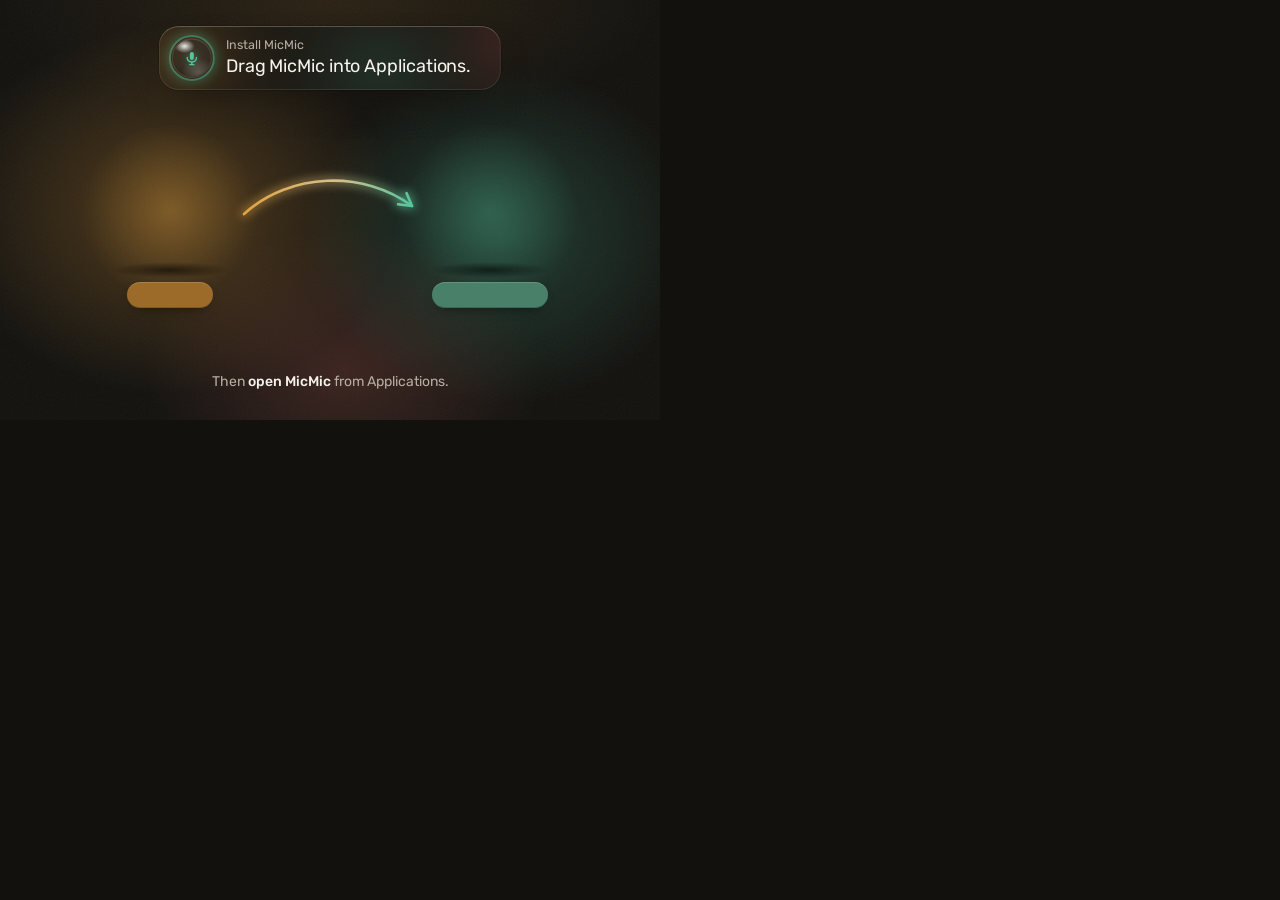
<file: native/dmg/background.html>
<!doctype html>
<!-- The picture behind the MicMic disk image window. render.py turns it into
     background.tiff (1x and 2x in one file), which dmgbuild-settings.py hands to
     Finder. Finder draws the two icons and their names on top of this, at the
     positions in dmgbuild-settings.py, so the glows, the arrow and the name plates
     here are placed to those same points: change one, change the other.

     The names are the hard part. Finder paints them black in Light mode and white in
     Dark mode, and nothing in the image can know which. So each name sits on a plate
     whose luminance is the one value where BOTH read, about 4.6:1 against black and
     against white (--plate-app, --plate-apps). Everything else is free to be the
     dark stage. -->
<html lang="en">
<head>
<meta charset="utf-8">
<style>
@font-face { font-family: "Rubik"; font-weight: 300 900;
  src: url(../../proxy/web/static/fonts/rubik-latin-wght-normal.woff2) format("woff2"); }
:root {
  --bg: #12110e; --ink: #f6f2ec; --muted: #b8afa3; --live: #57c69d; --warm: #e0a441;
  --blob-a: #a8722c; --blob-b: #9c4f47; --blob-c: #2f6b56;
  --glass: rgba(56, 50, 44, .55); --glass-edge: rgba(255, 255, 255, .16);
  --glass-line: rgba(255, 255, 255, .10); --shade: rgba(0, 0, 0, .5);
  /* Relative luminance 0.179, the one point where black and white text read equally:
     4.57:1 or better each way, on both plates. Warm under MicMic, green under Applications, the same
     way the arrow runs. Keep anything lighter or darker out from under the names. */
  --plate-app: #9d6b29; --plate-apps: #49806a;
  /* Where Finder puts things, in points from the top left of the window's content.
     Icons: dmgbuild-settings.py (the icon's centre). Names: measured by hit-testing
     Finder on macOS 15 at text_size 13: "MicMic" 145-194 x 286-303, "Applications"
     450-529 x 286-303. */
  --app-x: 170px; --apps-x: 490px; --icon-y: 212px; --label-y: 295px;
}
* { box-sizing: border-box; margin: 0; }
html, body { width: 660px; height: 420px; overflow: hidden; background: var(--bg); color: var(--ink);
  font-family: "Rubik", -apple-system, system-ui, sans-serif; -webkit-font-smoothing: antialiased; }
.stage { position: relative; width: 660px; height: 420px; overflow: hidden; isolation: isolate; }

/* The same drifting light as the app and the hero, held still. */
.field { position: absolute; inset: 0; z-index: -1;
  background:
    radial-gradient(34% 44% at 26% 50%, color-mix(in oklab, var(--blob-a) 42%, transparent), transparent 100%),
    radial-gradient(30% 40% at 76% 56%, color-mix(in oklab, var(--blob-c) 50%, transparent), transparent 100%),
    radial-gradient(30% 34% at 52% 88%, color-mix(in oklab, var(--blob-b) 30%, transparent), transparent 100%),
    radial-gradient(50% 30% at 50% 0%, color-mix(in oklab, var(--blob-a) 16%, transparent), transparent 100%); }
.grain { position: absolute; inset: 0; z-index: -1; opacity: .05; mix-blend-mode: overlay;
  background-image: url("data:image/svg+xml,%3Csvg xmlns='http://www.w3.org/2000/svg' width='160' height='160'%3E%3Cfilter id='n'%3E%3CfeTurbulence type='fractalNoise' baseFrequency='.9' numOctaves='2' stitchTiles='stitch'/%3E%3C/filter%3E%3Crect width='100%25' height='100%25' filter='url(%23n)'/%3E%3C/svg%3E"); }

/* ---- the bar, as if MicMic had just heard "install MicMic" ------------- */
.bar { position: absolute; left: 50%; top: 26px; width: max-content; transform: translateX(-50%);
  display: grid; grid-template-columns: auto 1fr; align-items: center; column-gap: 14px;
  padding: 11px 30px 11px 13px; border-radius: 20px;
  background: color-mix(in srgb, #1d1a16 78%, transparent);
  box-shadow: inset 0 0 0 1px var(--glass-line), inset 0 1.5px 0 -.5px var(--glass-edge),
              0 18px 40px -18px var(--shade), 0 0 0 .5px rgba(0, 0, 0, .4);
  overflow: hidden; }
.bar::before { content: ""; position: absolute; inset: -60% -10%; z-index: -1; filter: blur(30px); opacity: .5;
  background:
    radial-gradient(30% 60% at 12% 50%, var(--blob-a), transparent 70%),
    radial-gradient(30% 60% at 62% 60%, var(--blob-c), transparent 70%),
    radial-gradient(26% 60% at 96% 40%, var(--blob-b), transparent 70%); }
.orb { position: relative; width: 40px; height: 40px; display: grid; place-items: center; }
.orb .shell { position: absolute; inset: 0; border-radius: 50%; background: var(--glass);
  border: 1px solid var(--glass-line); overflow: hidden;
  box-shadow: 0 6px 14px -6px var(--shade), inset 0 1.5px 1px -1px var(--glass-edge),
              inset 0 -10px 14px -12px rgba(0, 0, 0, .5); }
.orb .shell::after { content: ""; position: absolute; inset: 0; border-radius: 50%;
  background: radial-gradient(38% 26% at 31% 19%, rgba(255, 255, 255, .9), rgba(255, 255, 255, 0) 70%),
              radial-gradient(70% 58% at 68% 88%, rgba(255, 255, 255, .22), rgba(255, 255, 255, 0) 66%); }
.orb .ring { position: absolute; inset: -3px; border-radius: 50%;
  border: 2px solid color-mix(in oklab, var(--live) 50%, transparent);
  box-shadow: 0 0 14px color-mix(in oklab, var(--live) 45%, transparent); }
.orb svg { position: relative; width: 16px; height: 16px; fill: var(--live);
  filter: drop-shadow(0 0 5px color-mix(in oklab, var(--live) 70%, transparent)); }
.heard { font-size: 12.5px; line-height: 1.3; color: var(--muted); margin-bottom: 2px; }
.reply { font-size: 18px; line-height: 1.3; letter-spacing: -.005em; color: var(--ink); white-space: nowrap; }

/* ---- the two slots Finder fills ---------------------------------------- */
.slot { position: absolute; top: var(--icon-y); width: 176px; height: 176px; margin: -88px 0 0 -88px;
  border-radius: 50%; }
.slot.app { left: var(--app-x);
  background: radial-gradient(closest-side, color-mix(in oklab, var(--warm) 30%, transparent), transparent); }
.slot.apps { left: var(--apps-x);
  background: radial-gradient(closest-side, color-mix(in oklab, var(--live) 28%, transparent), transparent); }
/* A soft floor under each icon, so it sits somewhere rather than floats. */
.floor { position: absolute; top: calc(var(--icon-y) + 50px); width: 120px; height: 16px; margin-left: -60px;
  border-radius: 50%; background: radial-gradient(closest-side, rgba(0, 0, 0, .55), transparent); }
.floor.app { left: var(--app-x); } .floor.apps { left: var(--apps-x); }
.plate { position: absolute; top: var(--label-y); height: 26px; margin: -13px 0 0 0; border-radius: 13px;
  box-shadow: inset 0 1px 0 rgba(255, 255, 255, .14), inset 0 -1px 0 rgba(0, 0, 0, .18),
              0 6px 14px -8px rgba(0, 0, 0, .7); }
.plate.app { left: calc(var(--app-x) - 43px); width: 86px; background: var(--plate-app); }
.plate.apps { left: calc(var(--apps-x) - 58px); width: 116px; background: var(--plate-apps); }

/* ---- the arrow: one drawn stroke, warm where MicMic is, green where it lands */
svg.arrow { position: absolute; left: 0; top: 0; width: 660px; height: 420px; overflow: visible; }

/* ---- the quiet footer --------------------------------------------------- */
.hint { position: absolute; left: 0; right: 0; bottom: 30px; text-align: center; font-size: 14px;
  color: var(--muted); }
.hint b { font-weight: 500; color: var(--ink); }
</style>
</head>
<body>
<div class="stage">
  <div class="field"></div>
  <div class="grain"></div>

  <div class="bar">
    <div class="orb"><div class="shell"></div><div class="ring"></div>
      <svg viewBox="0 0 24 24" aria-hidden="true"><path d="M12 3a3 3 0 0 0-3 3v6a3 3 0 0 0 6 0V6a3 3 0 0 0-3-3z"/><path d="M6 11a1 1 0 0 0-2 0 8 8 0 0 0 7 7.94V21H9a1 1 0 0 0 0 2h6a1 1 0 0 0 0-2h-2v-2.06A8 8 0 0 0 20 11a1 1 0 0 0-2 0 6 6 0 0 1-12 0z"/></svg>
    </div>
    <div>
      <p class="heard">Install MicMic</p>
      <p class="reply">Drag MicMic into Applications.</p>
    </div>
  </div>

  <div class="slot app"></div><div class="slot apps"></div>
  <div class="floor app"></div><div class="floor apps"></div>
  <div class="plate app"></div><div class="plate apps"></div>

  <svg class="arrow" viewBox="0 0 660 420" aria-hidden="true">
    <defs>
      <linearGradient id="ink" gradientUnits="userSpaceOnUse" x1="244" y1="0" x2="412" y2="0">
        <stop offset="0" stop-color="#e0a441"/><stop offset=".55" stop-color="#d6c08a"/><stop offset="1" stop-color="#57c69d"/>
      </linearGradient>
      <filter id="glow" x="-30%" y="-80%" width="160%" height="260%"><feGaussianBlur stdDeviation="5"/></filter>
    </defs>
    <g fill="none" stroke-linecap="round" stroke-linejoin="round">
      <g stroke="url(#ink)" stroke-width="7" opacity=".55" filter="url(#glow)">
        <path d="M244 214 C 290 172, 364 170, 412 206"/>
        <path d="M406.5 193.1 L 412 206 L 398.1 204.3"/>
      </g>
      <g stroke="url(#ink)" stroke-width="2.6">
        <path d="M244 214 C 290 172, 364 170, 412 206"/>
        <path d="M406.5 193.1 L 412 206 L 398.1 204.3"/>
      </g>
    </g>
  </svg>

  <p class="hint">Then <b>open MicMic</b> from Applications.</p>
</div>
</body>
</html>
</file>
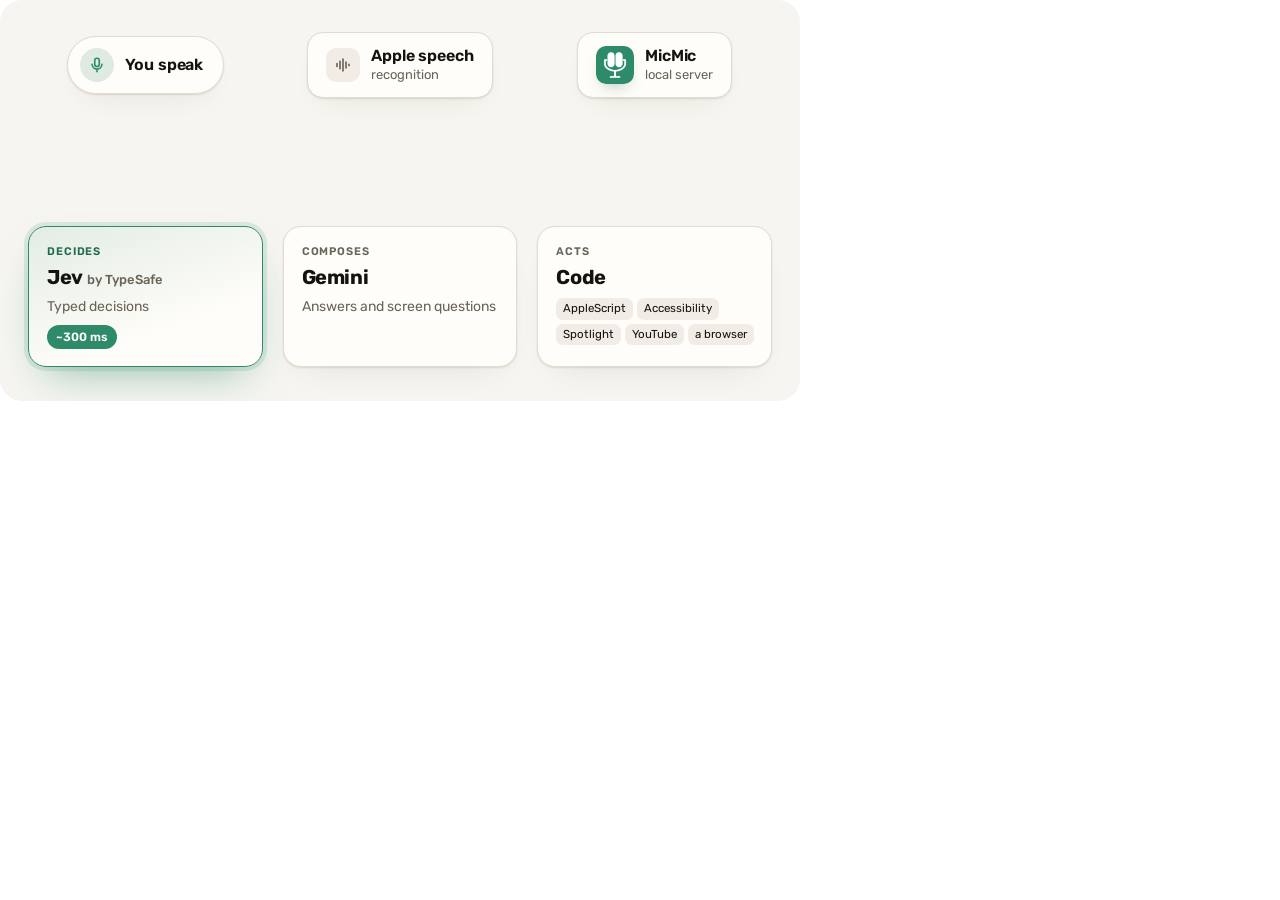
<file: site/diagram/how-it-works.html>
<!doctype html>
<!-- The README "How it works" diagram. render.py screenshots #stage in each colour
     scheme into docs/assets/how-it-works-{dark,light}.png. The boxes are HTML, so
     their text wraps instead of being clipped; the connectors are drawn from the
     boxes' real positions by the script at the bottom. -->
<html lang="en">
<head>
<meta charset="utf-8">
<meta name="color-scheme" content="light dark">
<style>
@font-face { font-family: "Rubik"; font-weight: 300 900;
  src: url(../../proxy/web/static/fonts/rubik-latin-wght-normal.woff2) format("woff2"); }
:root {
  --bg: #f7f5f1; --ink: #15130f; --muted: #6a6358; --accent: #2d8b6b; --accent-ink: #1f6b51;
  --card: #fffdf9; --edge: #e2dbcf; --line: #b9b0a2; --chip: #f1ede6;
  --shade: rgba(86, 66, 44, .14);
  color-scheme: light;
}
@media (prefers-color-scheme: dark) {
  :root {
    --bg: #12110e; --ink: #f6f2ec; --muted: #b0a79b; --accent: #57c69d; --accent-ink: #7fd6b3;
    --card: #1d1b18; --edge: #34302a; --line: #5c554b; --chip: #2a2723;
    --shade: rgba(0, 0, 0, .55);
    color-scheme: dark;
  }
}
* { box-sizing: border-box; margin: 0; }
html, body { background: transparent; color: var(--ink);
  font-family: "Rubik", -apple-system, system-ui, sans-serif; -webkit-font-smoothing: antialiased; }
body { padding: 0; }
.stage { position: relative; width: 800px; padding: 32px 28px 34px; border-radius: 22px;
  background: var(--bg); overflow: hidden; isolation: isolate; }
#wires { position: absolute; inset: 0; width: 100%; height: 100%; z-index: -1; overflow: visible; }

.grid { display: grid; grid-template-columns: repeat(3, 1fr); column-gap: 20px; }
.row1 { align-items: center; }
.cell { display: flex; justify-content: center; }
.row2 { margin-top: 128px; align-items: stretch; }

.node { background: var(--card); border: 1px solid var(--edge); border-radius: 16px;
  box-shadow: 0 1px 2px var(--shade), 0 14px 30px -18px var(--shade);
  display: flex; align-items: center; gap: 11px; padding: 13px 18px; }
.node b { display: block; font-size: 16px; font-weight: 600; letter-spacing: -.01em; line-height: 1.2; }
.node small { display: block; font-size: 13px; color: var(--muted); line-height: 1.3; margin-top: 2px; }
.speak { border-radius: 999px; padding: 11px 20px 11px 12px; }
.mic { width: 34px; height: 34px; border-radius: 50%; flex: none; display: grid; place-items: center;
  background: color-mix(in oklab, var(--accent) 16%, var(--card)); color: var(--accent); }
.mic svg, .glyph svg { width: 18px; height: 18px; }
.glyph { width: 34px; height: 34px; border-radius: 10px; flex: none; display: grid; place-items: center;
  background: var(--chip); color: var(--muted); }
.logo { width: 38px; height: 38px; border-radius: 10px; flex: none;
  box-shadow: 0 8px 18px -10px rgba(20, 80, 60, .6); }

.card { background: var(--card); border: 1px solid var(--edge); border-radius: 18px;
  box-shadow: 0 1px 2px var(--shade), 0 18px 36px -22px var(--shade);
  padding: 18px 16px 17px 18px; display: flex; flex-direction: column; gap: 8px; }
.card h3 { font-size: 20px; font-weight: 700; letter-spacing: -.02em; line-height: 1.15; }
.card h3 span { font-size: 13px; font-weight: 500; color: var(--muted); letter-spacing: 0; margin-left: 4px; }
.card p { font-size: 14px; color: var(--muted); line-height: 1.4; }
.card .role { font-size: 11px; font-weight: 600; letter-spacing: .08em; text-transform: uppercase;
  color: var(--muted); }
.chips { display: flex; flex-wrap: wrap; gap: 4px; margin-top: 1px; }
.chips i { font-style: normal; font-size: 11.5px; line-height: 1; padding: 5px 7px; border-radius: 7px;
  background: var(--chip); color: var(--ink); white-space: nowrap; }

/* Jev is the core: it is the one that decides, so it carries the brand colour. */
.jev { border: 1.5px solid var(--accent);
  background: linear-gradient(160deg, color-mix(in oklab, var(--accent) 14%, var(--card)), var(--card) 70%);
  box-shadow: 0 0 0 4px color-mix(in oklab, var(--accent) 14%, transparent),
              0 20px 44px -18px color-mix(in oklab, var(--accent) 55%, transparent); }
.jev .role { color: var(--accent-ink); }
.jev .ms { align-self: flex-start; font-size: 12px; font-weight: 600; padding: 5px 9px; border-radius: 999px;
  background: var(--accent); color: var(--card); }

.label { position: absolute; transform: translate(-50%, -50%); white-space: nowrap;
  font-size: 12.5px; font-weight: 500; color: var(--ink); padding: 5px 11px; border-radius: 999px;
  background: var(--card); border: 1px solid var(--edge); box-shadow: 0 4px 12px -8px var(--shade); }
.label.core { color: var(--accent-ink); border-color: color-mix(in oklab, var(--accent) 55%, var(--edge)); }
</style>
</head>
<body>
<div class="stage" id="stage">
  <svg id="wires" aria-hidden="true"></svg>

  <div class="grid row1">
    <div class="cell"><div class="node speak" id="n-speak">
      <span class="mic"><svg viewBox="0 0 24 24" fill="none" stroke="currentColor" stroke-width="2.2"
        stroke-linecap="round" stroke-linejoin="round"><rect x="9" y="3" width="6" height="11" rx="3"/>
        <path d="M5.5 11a6.5 6.5 0 0 0 13 0M12 17.5V21"/></svg></span>
      <b>You speak</b></div></div>
    <div class="cell"><div class="node" id="n-asr">
      <span class="glyph"><svg viewBox="0 0 24 24" fill="none" stroke="currentColor" stroke-width="2.2"
        stroke-linecap="round"><path d="M4 10v4M8 7v10M12 4v16M16 8v8M20 11v2"/></svg></span>
      <span><b>Apple speech</b><small>recognition</small></span></div></div>
    <div class="cell"><div class="node" id="n-server">
      <img class="logo" src="../../proxy/web/static/icon.png" alt="">
      <span><b>MicMic</b><small>local server</small></span></div></div>
  </div>

  <div class="grid row2">
    <div class="card jev" id="c-jev">
      <div class="role">Decides</div>
      <h3>Jev<span>by TypeSafe</span></h3>
      <p>Typed decisions</p>
      <div class="ms">~300 ms</div>
    </div>
    <div class="card" id="c-gemini">
      <div class="role">Composes</div>
      <h3>Gemini</h3>
      <p>Answers and screen questions</p>
    </div>
    <div class="card" id="c-code">
      <div class="role">Acts</div>
      <h3>Code</h3>
      <div class="chips"><i>AppleScript</i><i>Accessibility</i><i>Spotlight</i><i>YouTube</i><i>a browser</i></div>
    </div>
  </div>
</div>
<script>
// Connectors from the boxes' laid-out positions: the row of three left to right, then
// the server fans down to the three cards, with each edge label sitting on its drop.
window.draw = () => {
  const stage = document.getElementById('stage'), svg = document.getElementById('wires');
  const S = stage.getBoundingClientRect(), css = getComputedStyle(document.documentElement);
  const line = css.getPropertyValue('--line').trim(), accent = css.getPropertyValue('--accent').trim();
  const box = id => { const r = document.getElementById(id).getBoundingClientRect();
    return {l: r.left - S.left, r: r.right - S.left, t: r.top - S.top, b: r.bottom - S.top,
            cx: (r.left + r.right) / 2 - S.left, cy: (r.top + r.bottom) / 2 - S.top}; };
  svg.setAttribute('viewBox', `0 0 ${S.width} ${S.height}`);
  svg.innerHTML = '';
  const NS = 'http://www.w3.org/2000/svg', GAP = 7, HEAD = 6;
  const path = (d, color, w) => { const p = document.createElementNS(NS, 'path');
    p.setAttribute('d', d); p.setAttribute('fill', 'none'); p.setAttribute('stroke', color);
    p.setAttribute('stroke-width', w); p.setAttribute('stroke-linecap', 'round');
    p.setAttribute('stroke-linejoin', 'round'); svg.appendChild(p); };
  const headRight = (x, y, c) => path(`M${x - HEAD} ${y - HEAD} L${x} ${y} L${x - HEAD} ${y + HEAD}`, c, 2);
  const headDown = (x, y, c) => path(`M${x - HEAD} ${y - HEAD} L${x} ${y} L${x + HEAD} ${y - HEAD}`, c, 2);

  const speak = box('n-speak'), asr = box('n-asr'), server = box('n-server');
  for (const [a, b] of [[speak, asr], [asr, server]]) {
    const y = a.cy, x1 = a.r + GAP, x2 = b.l - GAP;
    path(`M${x1} ${y} H${x2}`, line, 2); headRight(x2, y, line);
  }

  const cards = [['c-jev', 'what did you mean?', true], ['c-gemini', 'write a sentence', false], ['c-code', null, false]]
    .map(([id, text, core]) => ({...box(id), text, core}));
  const sx = server.cx, sy = server.b + GAP, busY = sy + 34, R = 14;
  // Neutral branches first, then the branch into Jev in the brand colour over them.
  for (const c of [...cards].sort((a, b) => a.core - b.core)) {
    const ty = c.t - GAP, color = c.core ? accent : line, w = c.core ? 2.5 : 2;
    const d = Math.abs(c.cx - sx) < 1 ? `M${sx} ${sy} V${ty}`
      : `M${sx} ${sy} V${busY - R} Q${sx} ${busY} ${sx - R} ${busY} H${c.cx + R} Q${c.cx} ${busY} ${c.cx} ${busY + R} V${ty}`;
    path(d, color, w); headDown(c.cx, ty, color);
    if (c.text) {
      const el = document.createElement('div');
      el.className = 'label' + (c.core ? ' core' : '');
      el.textContent = c.text;
      el.style.left = c.cx + 'px'; el.style.top = (busY + ty) / 2 + 4 + 'px';
      stage.appendChild(el);
    }
  }
  const dot = document.createElementNS(NS, 'circle');
  dot.setAttribute('cx', sx); dot.setAttribute('cy', sy); dot.setAttribute('r', 3.5);
  dot.setAttribute('fill', accent); svg.appendChild(dot);
};
</script>
</body>
</html>
</file>
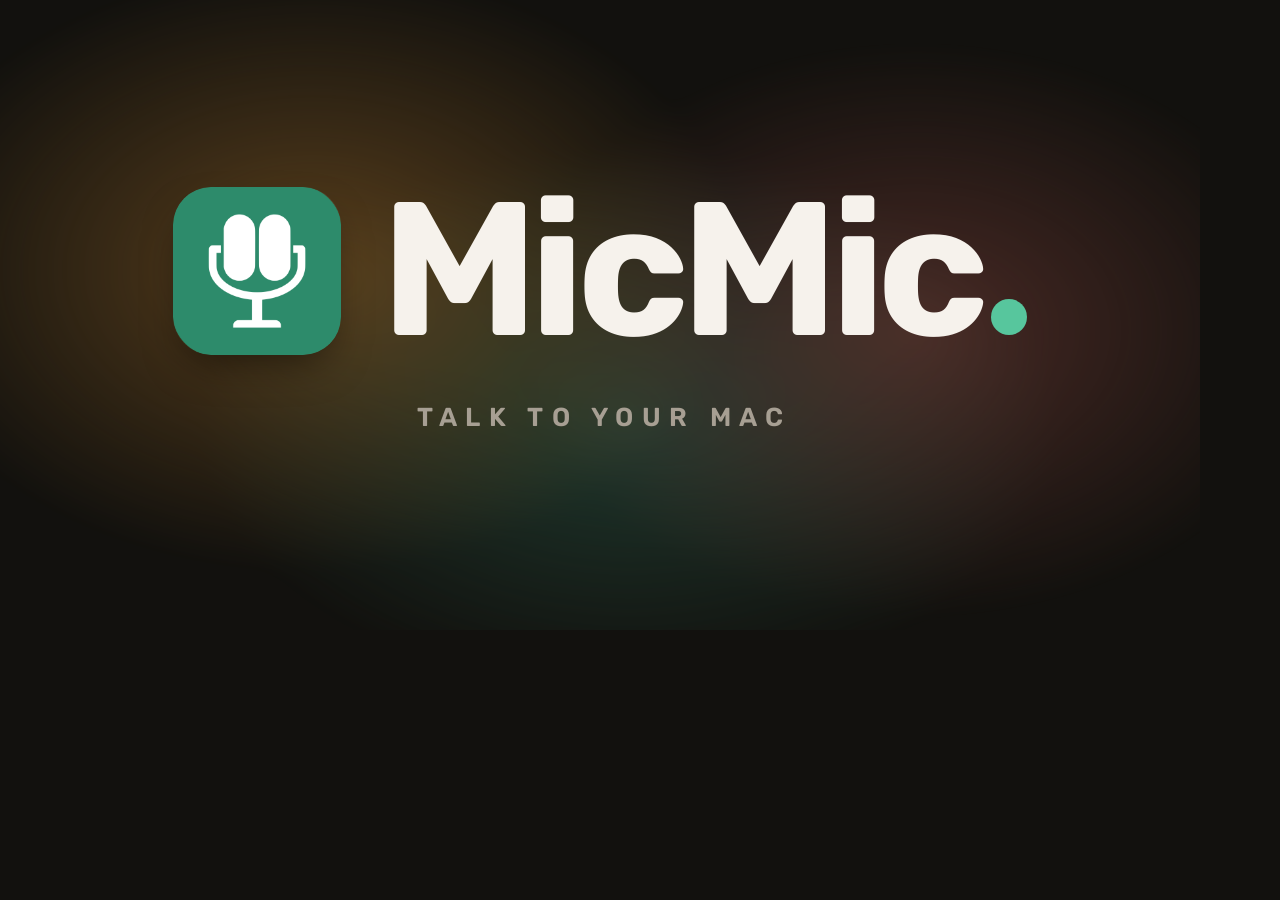
<file: site/og/card.html>
<!doctype html>
<html lang="en">
<head>
<meta charset="utf-8">
<title>MicMic link preview</title>
<style>
/* The link-preview card (1200x630). Same font, colours and glow as the landing page
   in dark mode; the name and what it does, the way the Introducer card does it. */
@font-face { font-family: "Rubik"; src: url("../../proxy/web/static/fonts/rubik-latin-wght-normal.woff2") format("woff2");
  font-weight: 300 900; }
:root { --bg: #12110e; --ink: #f6f2ec; --muted: #a79f93; --accent: #57c69d;
  --blob-a: #a8722c; --blob-b: #9c4f47; --blob-c: #2f6b56; }
:root[data-theme="light"] { --bg: #f7f5f1; --ink: #15130f; --muted: #7a7266; --accent: #2d8b6b;
  --blob-a: #f0b06a; --blob-b: #df8d84; --blob-c: #7cb79a; }
* { margin: 0; box-sizing: border-box; }
html, body { width: 1200px; height: 630px; background: var(--bg); overflow: hidden; }
body { font-family: "Rubik", system-ui, sans-serif; color: var(--ink); position: relative;
  display: grid; place-items: center; }
.field { position: absolute; inset: -10%; opacity: .8; filter: blur(8px);
  background:
    radial-gradient(30% 40% at 30% 44%, color-mix(in oklab, var(--blob-a) 60%, transparent), transparent 100%),
    radial-gradient(28% 38% at 72% 52%, color-mix(in oklab, var(--blob-b) 50%, transparent), transparent 100%),
    radial-gradient(30% 36% at 52% 64%, color-mix(in oklab, var(--blob-c) 55%, transparent), transparent 100%); }
.card { position: relative; display: flex; flex-direction: column; align-items: center; gap: 46px;
  transform: translateY(-6px); }
.lockup { display: flex; align-items: center; gap: 40px; }
.icon { width: 168px; height: 168px; border-radius: 38px;
  box-shadow: 0 18px 40px -14px rgba(0,0,0,.55), 0 2px 0 rgba(255,255,255,.06) inset; }
.name { font-size: 190px; font-weight: 700; letter-spacing: -.04em; line-height: .9; }
/* A round dot, not Rubik's squared full stop: the accent in one mark. */
.name .dot { display: inline-block; width: .19em; height: .19em; margin-left: .05em;
  border-radius: 50%; background: var(--accent); vertical-align: baseline; }
.tag { font-size: 26px; font-weight: 600; letter-spacing: .32em; text-transform: uppercase;
  color: var(--muted); padding-left: .32em; }
</style>
</head>
<body>
  <div class="field" aria-hidden="true"></div>
  <div class="card">
    <div class="lockup">
      <img class="icon" src="../../brand/micmic-icon.png" alt="">
      <div class="name">MicMic<span class="dot"></span></div>
    </div>
    <div class="tag">Talk to your Mac</div>
  </div>
</body>
</html>
</file>
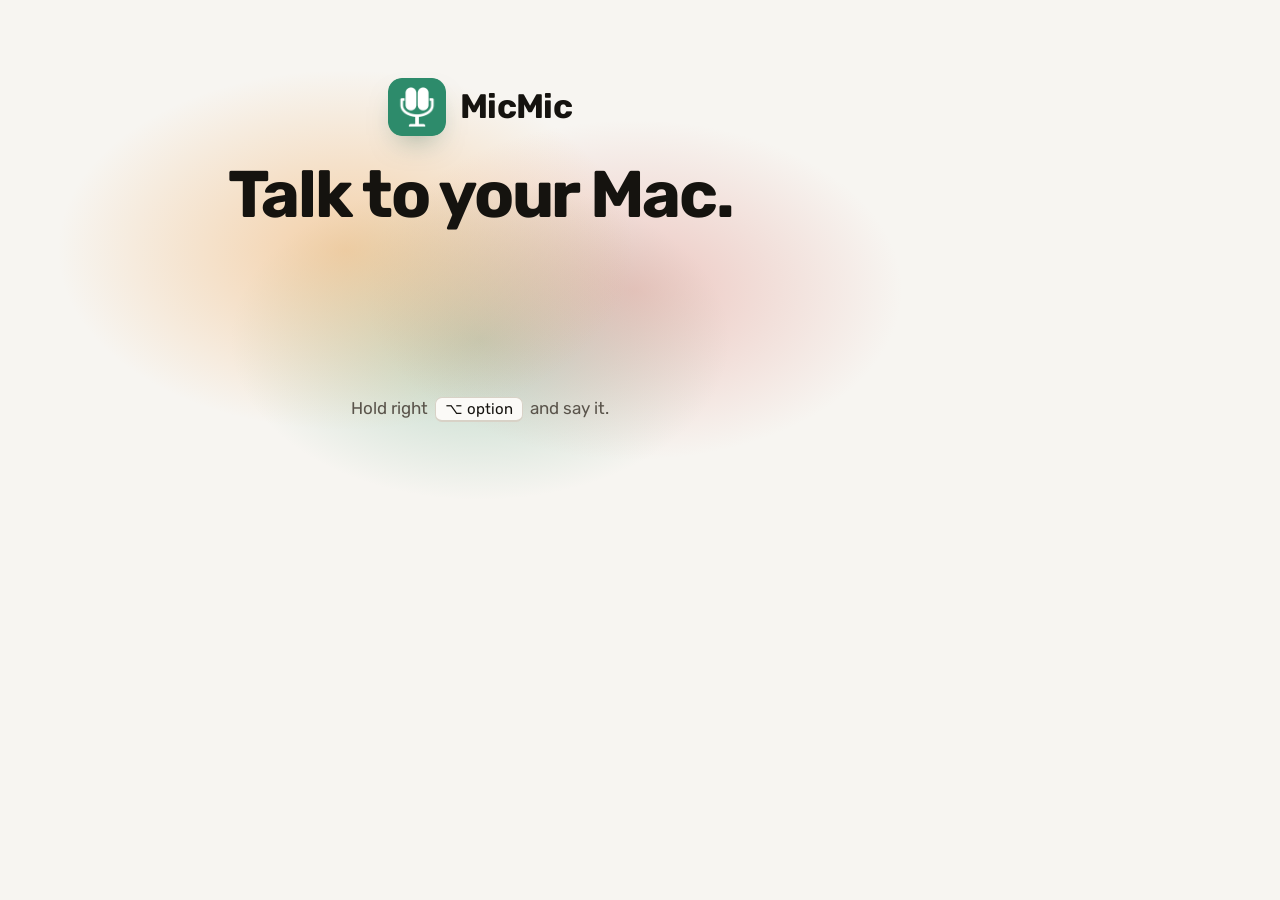
<file: site/readme/hero.html>
<!doctype html>
<!-- The README hero and the GitHub social preview. render.py drives the real bar
     (savta/web/index.html?bar=1, served by a local MicMic) and places each frame of it
     here. Nothing here is a mock of the bar: only the backdrop, the name and the key
     hint are drawn by this page. -->
<html lang="en">
<head>
<meta charset="utf-8">
<meta name="color-scheme" content="light dark">
<style>
@font-face { font-family: "Rubik"; font-weight: 300 900;
  src: url(../../proxy/web/static/fonts/rubik-latin-wght-normal.woff2) format("woff2"); }
:root {
  --bg: #f7f5f1; --ink: #15130f; --muted: #5a544b; --accent: #2d8b6b; --accent-ink: #1f6b51;
  --blob-a: #f0b06a; --blob-b: #df8d84; --blob-c: #7cb79a; --field: 1;
  --key: #fbfaf7; --key-edge: #d8d2c7; --shade: rgba(86, 66, 44, .16);
  color-scheme: light;
}
@media (prefers-color-scheme: dark) {
  :root {
    --bg: #12110e; --ink: #f6f2ec; --muted: #b8afa3; --accent: #57c69d; --accent-ink: #7fd6b3;
    --blob-a: #a8722c; --blob-b: #9c4f47; --blob-c: #2f6b56; --field: .75;
    --key: #2a2723; --key-edge: #3b3731; --shade: rgba(0, 0, 0, .5);
    color-scheme: dark;
  }
}
* { box-sizing: border-box; margin: 0; }
/* --page, when render.py sets it, is the colour of the page the image will sit on
   (GitHub's, for the README), so the picture has no visible edge there. */
html, body { background: var(--page, var(--bg)); color: var(--ink); overflow: hidden;
  font-family: "Rubik", -apple-system, system-ui, sans-serif; -webkit-font-smoothing: antialiased; }
.stage { position: relative; width: var(--w, 960px); height: var(--h, 500px); display: flex;
  flex-direction: column; align-items: center; justify-content: center; isolation: isolate; }
.field { position: absolute; inset: 0; z-index: -1; opacity: var(--field);
  background:
    radial-gradient(30% 36% at 36% 50%, color-mix(in oklab, var(--blob-a) 55%, transparent), transparent 100%),
    radial-gradient(28% 34% at 66% 58%, color-mix(in oklab, var(--blob-b) 45%, transparent), transparent 100%),
    radial-gradient(26% 32% at 50% 68%, color-mix(in oklab, var(--blob-c) 50%, transparent), transparent 100%); }
.brand { display: flex; align-items: center; gap: 14px; }
.brand img { width: 58px; height: 58px; border-radius: 14px;
  box-shadow: 0 14px 30px -14px rgba(20, 80, 60, .55); }
.brand span { font-size: 34px; font-weight: 700; letter-spacing: -.02em; }
h1 { font-size: 66px; line-height: 1; font-weight: 700; letter-spacing: -.035em; margin: 26px 0 38px; }
/* A fixed height, the tallest the bar gets here, so nothing around it moves while it
   grows and shrinks between states. */
.barwrap { width: calc(640px * var(--s, 1.2)); height: calc(88px * var(--s, 1.2));
  display: flex; align-items: center; }
/* The bar is a screenshot of the real bar page taken at this size (render.py), placed
   pixel for pixel, so its text is as sharp as the headline. */
.barwrap img { display: block; width: 100%; height: auto; }
.hint { margin-top: 26px; color: var(--muted); font-size: 17px; }
.key { display: inline-block; font-size: 15px; padding: 2px 9px; border-radius: 7px; margin: 0 3px;
  background: var(--key); border: 1px solid var(--key-edge); border-bottom-width: 2px; color: var(--ink);
  transition: none; }
.held .key { color: var(--accent-ink); border-color: var(--accent); transform: translateY(1px);
  box-shadow: 0 0 0 3px color-mix(in oklab, var(--accent) 25%, transparent),
              0 0 22px color-mix(in oklab, var(--accent) 35%, transparent); }
.sub { margin-top: 14px; font-size: 16px; color: var(--muted); }
.sub b { color: var(--ink); font-weight: 600; }
/* The page the browser agent finished on (docs/assets/flight-final.png, a screenshot of
   the real run), in a plain window that slides in under the bar. reveal(p) moves it. */
.stage { overflow: hidden; }
.win { position: absolute; left: 50%; width: 800px; margin-left: -400px; top: 100%;
  border-radius: 12px; overflow: hidden; background: var(--key); opacity: 0;
  border: 1px solid var(--key-edge); box-shadow: 0 30px 60px -24px var(--shade), 0 2px 6px var(--shade); }
.win[hidden] { display: none; }
.chrome { height: 30px; display: flex; align-items: center; gap: 7px; padding: 0 12px;
  border-bottom: 1px solid var(--key-edge); }
.chrome i { width: 10px; height: 10px; border-radius: 50%; background: var(--key-edge); }
.chrome span { flex: 1; text-align: center; margin-right: 50px; font-size: 12px; color: var(--muted); }
.win img { display: block; width: 100%; height: auto; }
.fade { position: absolute; left: 0; right: 0; bottom: 0; height: 44px; opacity: 0; z-index: 2;
  background: linear-gradient(to bottom, transparent, var(--page, var(--bg))); }
</style>
</head>
<body>
<div class="stage" id="stage">
  <div class="field"></div>
  <div class="brand"><img src="../../proxy/web/static/icon.png" alt=""><span>MicMic</span></div>
  <h1>Talk to your Mac.</h1>
  <div class="barwrap"><img id="bar" alt=""></div>
  <p class="hint">Hold right <span class="key">&#8997; option</span> and say it.</p>
  <p class="sub" id="sub" hidden>Open source &middot; macOS 13+ &middot; Apple silicon &middot; Understands you with <b>Jev</b>, by TypeSafe</p>
  <div class="win" id="win" hidden><div class="chrome"><i></i><i></i><i></i><span id="addr"></span></div><img id="shot" alt=""></div>
  <div class="fade" id="fade"></div>
</div>
<script>
// p from 0 to 1: the name and the headline make way, the bar rises to the top and the
// window comes up under it. render.py sets p frame by frame; nothing here animates.
let BAR_TOP0 = null, SUB_TOP0 = null;
window.reveal = p => {
  const e = p < .5 ? 4 * p * p * p : 1 - Math.pow(-2 * p + 2, 3) / 2;
  const $ = id => document.getElementById(id), bw = document.querySelector('.barwrap');
  if (BAR_TOP0 === null) BAR_TOP0 = bw.offsetTop;
  for (const el of [document.querySelector('.brand'), document.querySelector('h1')]) {
    el.style.opacity = Math.max(0, 1 - p * 2.2); el.style.transform = `translateY(${-40 * e}px)`;
  }
  document.querySelector('.hint').style.opacity = Math.max(0, 1 - p * 2.5);
  bw.style.transform = `translateY(${(14 - BAR_TOP0) * e}px)`;
  // The tagline stays: it moves up with the bar and sits between it and the window.
  const sub = $('sub'), subAt = 14 + bw.offsetHeight + 4;
  if (SUB_TOP0 === null) SUB_TOP0 = sub.offsetTop;
  if (!sub.hidden) sub.style.transform = `translateY(${(subAt - SUB_TOP0) * e}px)`;
  const w = $('win'), top = sub.hidden ? 14 + bw.offsetHeight + 10 : subAt + sub.offsetHeight + 14;
  w.hidden = false;
  w.style.top = `${top + (1 - e) * (document.getElementById('stage').offsetHeight - top + 40)}px`;
  w.style.opacity = Math.min(1, p * 3);
  $('fade').style.opacity = e;
};
</script>
</body>
</html>
</file>
